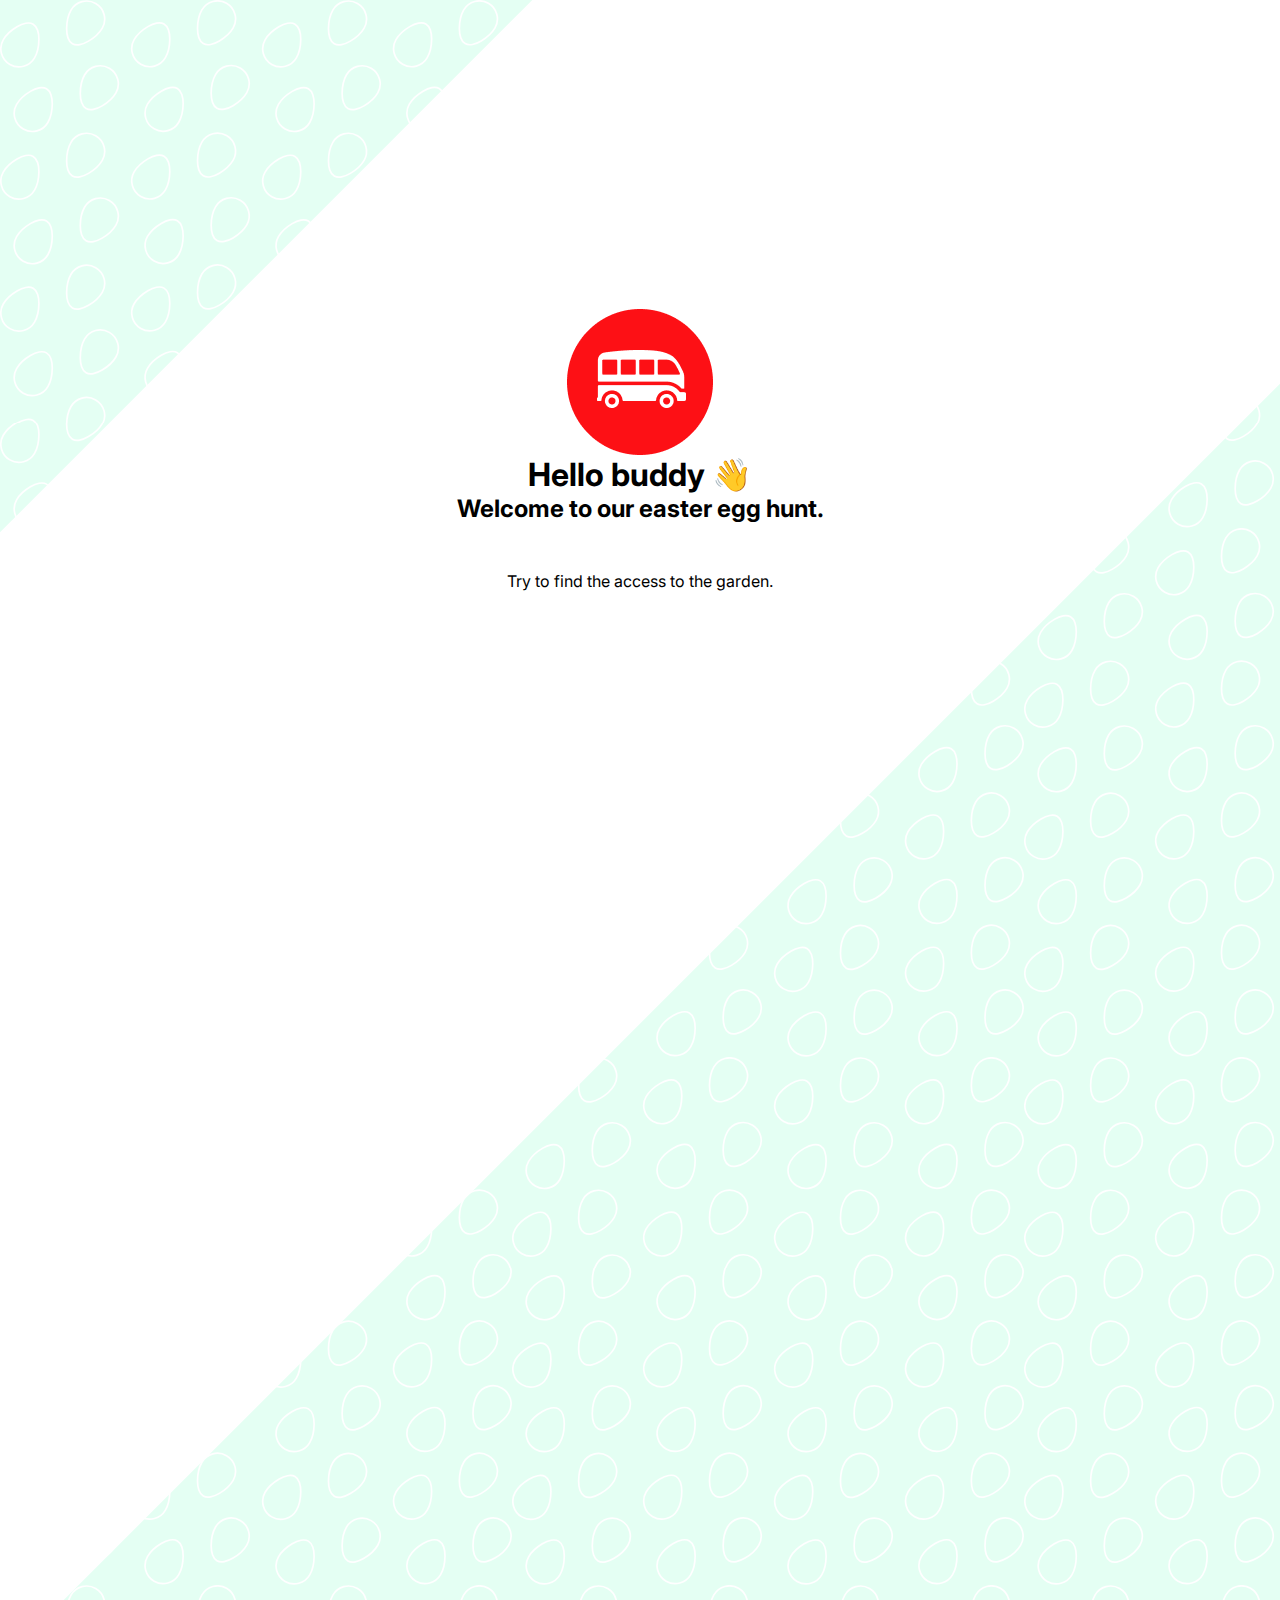
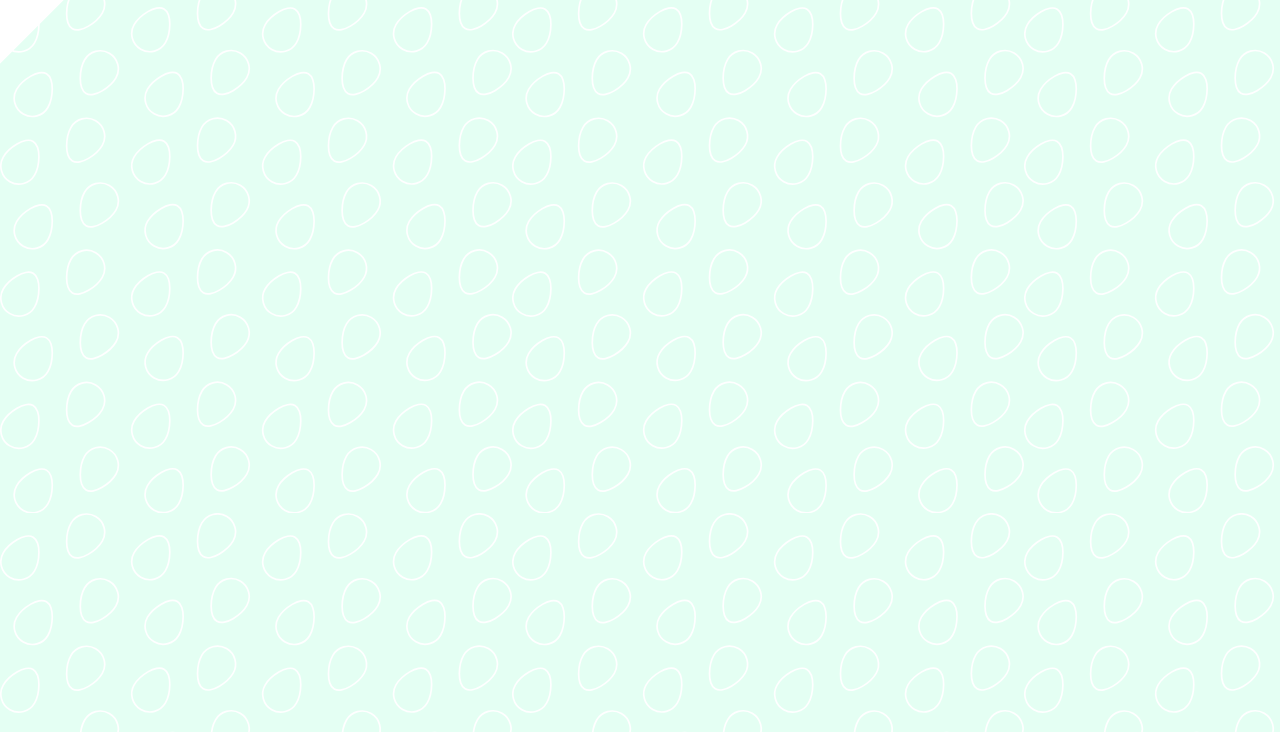
<file: index.html>
<!DOCTYPE html>
<html lang="en">
<head>
    <meta charset="UTF-8">
    <meta http-equiv="X-UA-Compatible" content="IE=edge">
    <meta name="viewport" content="width=device-width, initial-scale=1.0">
    <link rel="stylesheet" href="style/main.css">
    <title>Easter hunt</title>
</head>
<body>
    <main>
        <img src="images/logo.png" alt="Le Wagon logo">
        <h1>Hello buddy 👋</h1>
        <h2>Welcome to our easter egg hunt.</h2>
        <p>Try to find the access to the garden.</p>
        <div id="diagonal"></div>
    </main>

    <!--There seems to be a clue here ...
        https://fr.wikipedia.org/wiki/Code_Konami-->

    <script src="main.js"></script>
</body>
</html>
</file>
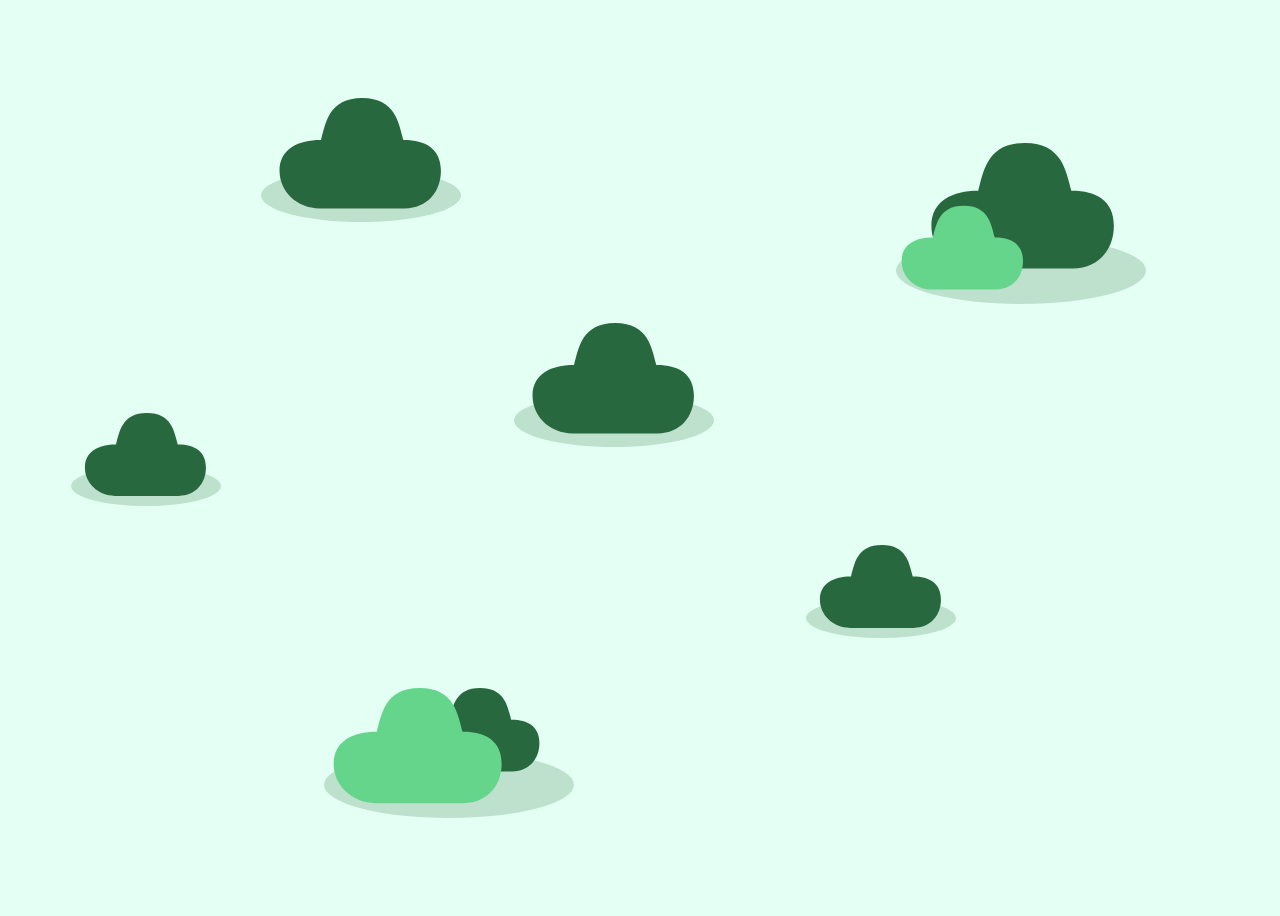
<file: garden.html>
<!DOCTYPE html>
<html lang="en">
<head>
    <meta charset="UTF-8"> 
    <meta http-equiv="X-UA-Compatible" content="IE=edge">
    <meta name="viewport" content="width=device-width, initial-scale=1.0">
    <link rel="stylesheet" href="style/garden.css">
    <title>Garden</title>
</head>
<body>
    <main>
        <img class="bush small" src="images/bush_1.svg" alt="">
        <img class="bush small" src="images/bush_1.svg" alt="">
        <img class="bush" src="images/bush_1.svg" alt="">
        <img class="bush" src="images/bush_1.svg" alt="">
        <a class="bush" href="https://www.youtube.com/watch?v=dQw4w9WgXcQ" target="_blank"></a>
        <a id="grass-tuft" href="https://github.com/samuelboulery/easter-hunt"></a>
        <img class="bush" src="images/bush_3.svg" alt="">
    </main>
</body>
</html>
</file>
<file: style/main.css>
@import url('https://fonts.googleapis.com/css2?family=Inter:wght@400;700&display=swap');

body{
    font-family: 'Inter', sans-serif;
    background-image: url("../images/pattern.svg");
    background-color: #E4FFF3;
    background-repeat: repeat;
    background-size: 40%;
    height: 100vh;
    overflow: hidden;
}

main{
    display: flex;
    justify-content: center;
    align-items: center;
    flex-direction: column;
    height: 100%;
    position: relative;
}

h1,h2{
    margin: 0;
}

h2{
    margin-bottom: 2rem;
}

#diagonal{
    position: absolute;
    inset: 0;
    width: 800px;
    height: 500%;
    margin: auto;
    background: #ffffff;
    z-index: -1;
    transform: rotate(45deg);
}
</file>
<file: style/garden.css>
body{
    font-family: 'Inter', sans-serif;
    background-color: #E4FFF3;
    background-size: 40%;
    height: 100vh;
    overflow: hidden;
}

main{
    height: 100%;
    width: 100%;
    position: relative;
}

.bush{
    position: absolute;
    width: 200px;
}
.small{
    width: 150px;
}

.bush:first-child{
    bottom: 30%;
    right: 25%;
}
.bush:nth-child(2){
    top: 45%;
    left: 5%;
}
.bush:nth-child(3){
    top: 35%;
    left: 40%;
}
.bush:nth-child(4){
    top: 10%;
    left: 20%;
}
.bush:nth-child(5){
    bottom: 10%;
    left: 25%;
    width: 250px;
    height: 135px;
    background-image: url("../images/bush_2.svg");
    background-size: 250px;
    background-position: bottom;
    background-repeat: no-repeat;
}
.bush:nth-child(5):hover{
    width: 300px;
    height: 200px;
    background-image: url("../images/hover_bush.svg");
    background-size: 290px;
}
.bush:last-child{
    top: 15%;
    right: 10%;
    width: 250px;
}

#grass-tuft{
    position: absolute;
    opacity: 0;
    width: 100px;
    height: 100px;
    bottom: 4%;
    right: 2%;
    background-image: url("../images/egg.svg");
    background-size: 100px;
    background-repeat: no-repeat;
    background-position: bottom;
}
#grass-tuft:hover{
    opacity: 1;
    transition: all 0.5s ease-in-out;
}
</file>
